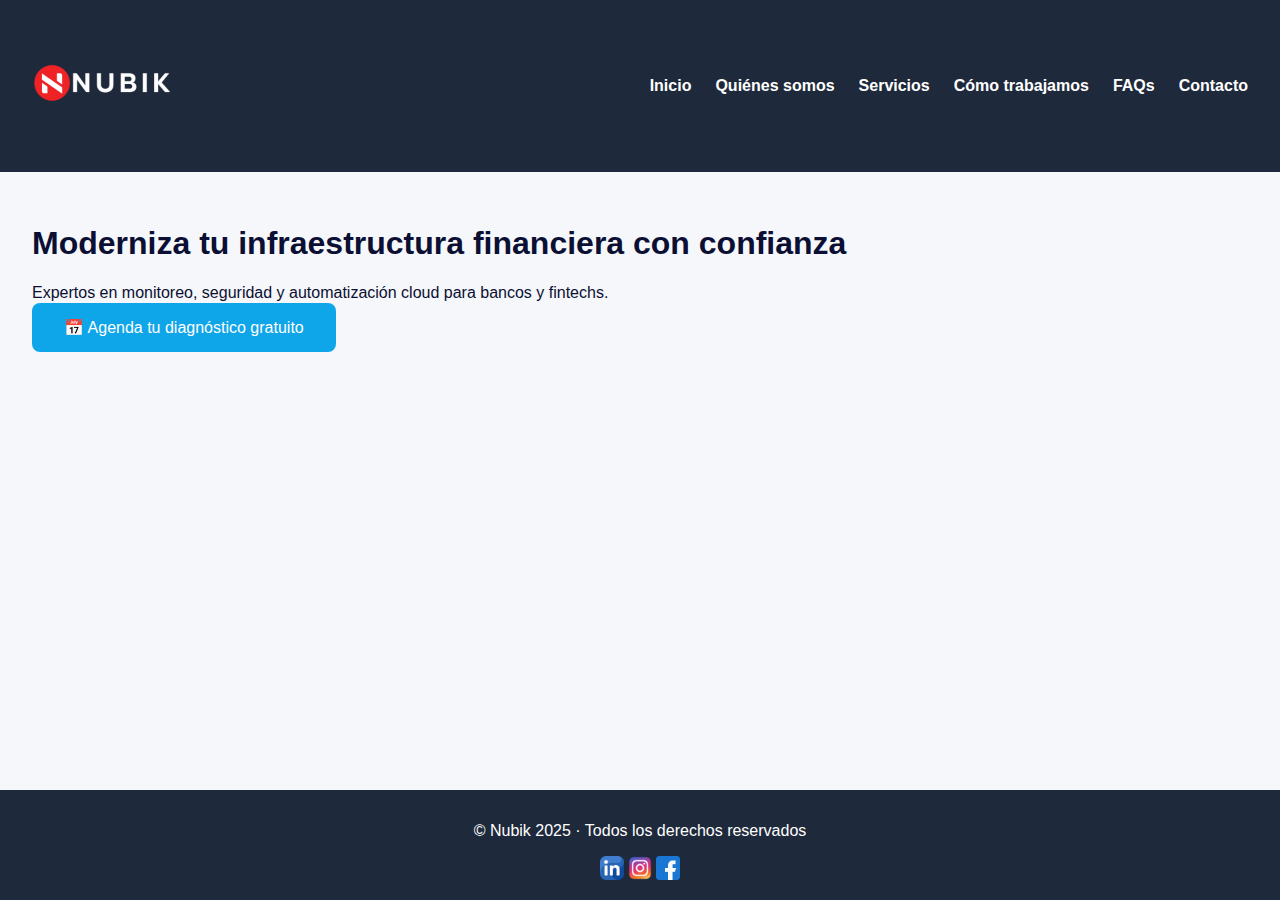
<file: index.html>
<!DOCTYPE html>
<html lang="es">
<head>
  <link rel="icon" type="image/png" href="assets/img/iconos/favicon.png" />
  <meta charset="UTF-8" />
  <meta name="viewport" content="width=device-width, initial-scale=1.0"/>
  <title>Nubik | Soluciones Cloud para Finanzas</title>
  <link rel="stylesheet" href="assets/css/style.css" />
<style>
      html, body {
        height: 100%;
        margin: 0;
        display: flex;
        flex-direction: column;
      }
      main {
        flex: 1;
      }
      footer {
        background-color: #1e293b;
        color: white;
        text-align: center;
        padding: 1rem;
      }
    </style>
</head>
<body>
  <header>
  <div class="navbar">
    <img src="assets/img/logos/logo1.png" alt="Nubik logo" class="logo" />
    <nav>
      <ul>
        <li><a href="#inicio">Inicio</a></li>
        <li><a href="#quienes-somos">Quiénes somos</a></li>
        <li><a href="#servicios">Servicios</a></li>
        <li><a href="#como-trabajamos">Cómo trabajamos</a></li>
        <li><a href="#faqs">FAQs</a></li>
        <li><a href="#contacto">Contacto</a></li>
      </ul>
    </nav>
  </div>
</header>

  <main>
    <section id="inicio" class="active">
      <h1>Moderniza tu infraestructura financiera con confianza</h1>
      <p>Expertos en monitoreo, seguridad y automatización cloud para bancos y fintechs.</p>
      <a href="#contacto" class="cta-btn">📅 Agenda tu diagnóstico gratuito</a>
    </section>

    <section id="quienes-somos">
      <h2>¿Por qué Nubik?</h2>
      <p>Somos una firma especializada en servicios críticos de nube y conectividad. Integramos monitoreo avanzado, redes seguras y automatización DevOps en arquitecturas empresariales robustas.</p>
      <p>Fundada por expertos con más de 10 años de experiencia operando infraestructura bancaria, Nubik nace con un propósito claro: ayudar a empresas exigentes a escalar con control, seguridad y visibilidad total.</p>
      <p>Nuestro enfoque combina <strong>trazabilidad, agilidad y cumplimiento normativo</strong>, para que tu negocio avance sin fricciones.</p>
    </section>

    <section id="servicios">
      <h2>Servicios</h2>
      <ul>
        <li><a href="servicios/observabilidad.html">🔍 Observabilidad Financiera Total</a></li>
        <li><a href="servicios/multicloud.html">🔐 Infraestructura Multicloud Segura</a></li>
        <li><a href="servicios/devops.html">⚙️ Copiloto DevOps para Fintechs</a></li>
      </ul>
    </section>

    <section id="como-trabajamos">
      <h2>Cómo trabajamos</h2>
      <ol>
        <li><strong>Escuchamos tu necesidad:</strong> En una reunión inicial técnica o ejecutiva entendemos tu contexto y desafíos.</li>
        <li><strong>Activamos rápido:</strong> Implementamos soluciones probadas en producción, sin interrumpir tu operación actual.</li>
        <li><strong>Acompañamos y optimizamos:</strong> Entregamos dashboards, alertas y flujos de trabajo listos para auditar y evolucionar.</li>
      </ol>
      <p>Trabajamos con cercanía, documentos claros y sin letra chica. Tu equipo técnico siempre sabe qué se está haciendo y por qué.</p>
    </section>

    <section id="faqs">
      <h2>Preguntas frecuentes</h2>
      <h3>¿Esto reemplaza mis herramientas actuales?</h3>
      <p>No. Nubik se adapta a tu stack actual y potencia tus sistemas sin romper flujos existentes.</p>

      <h3>¿Cuánto tarda la implementación?</h3>
      <p>Dependiendo del servicio, entre 3 y 10 días. Nos enfocamos en resultados rápidos y medibles.</p>

      <h3>¿Necesito conocimientos técnicos?</h3>
      <p>No. Te guiamos paso a paso y entregamos visualizaciones y documentos explicativos para todos los niveles.</p>

      <h3>¿Cumplen con normas regulatorias?</h3>
      <p>Sí. Aplicamos mejores prácticas basadas en CIS, SOC 2, CNBV, PCI-DSS y políticas Azure Security Benchmark.</p>
    </section>

    <section id="contacto">
      <h2>Contáctanos</h2>
      <form action="https://formspree.io/f/your-form-id" method="POST">
        <label for="nombre">Nombre completo</label>
        <input type="text" name="nombre" id="nombre" placeholder="Tu nombre" required />
        <label for="email">Correo electrónico</label>
        <input type="email" name="email" id="email" placeholder="tu@correo.com" required pattern="[a-z0-9._%+-]+@[a-z0-9.-]+\.[a-z](2,)$" />
        <label for="mensaje">Mensaje</label>
        <textarea name="mensaje" id="mensaje" rows="5" placeholder="¿En qué podemos ayudarte?" required></textarea>
        <button type="submit" class="cta-btn">Enviar mensaje</button>
      </form>
    </section>
  

</main>

  <footer>
  <div class="footer-container">
    <p>© Nubik 2025 · Todos los derechos reservados</p>
    <div class="social-links">
      <a href="#" aria-label="LinkedIn">
        <img src="assets/img/iconos/linkedin.png" alt="LinkedIn" width="24" height="24">
      </a>
      <a href="#" aria-label="Instagram">
        <img src="assets/img/iconos/instagram.png" alt="Instagram" width="24" height="24">
      </a>
      <a href="#" aria-label="Facebook">
        <img src="assets/img/iconos/facebook.png" alt="Facebook" width="24" height="24">
      </a>
    </div>
  </div>
</footer>
  <script src="assets/js/main.js"></script>
</body>
</html>
</file>
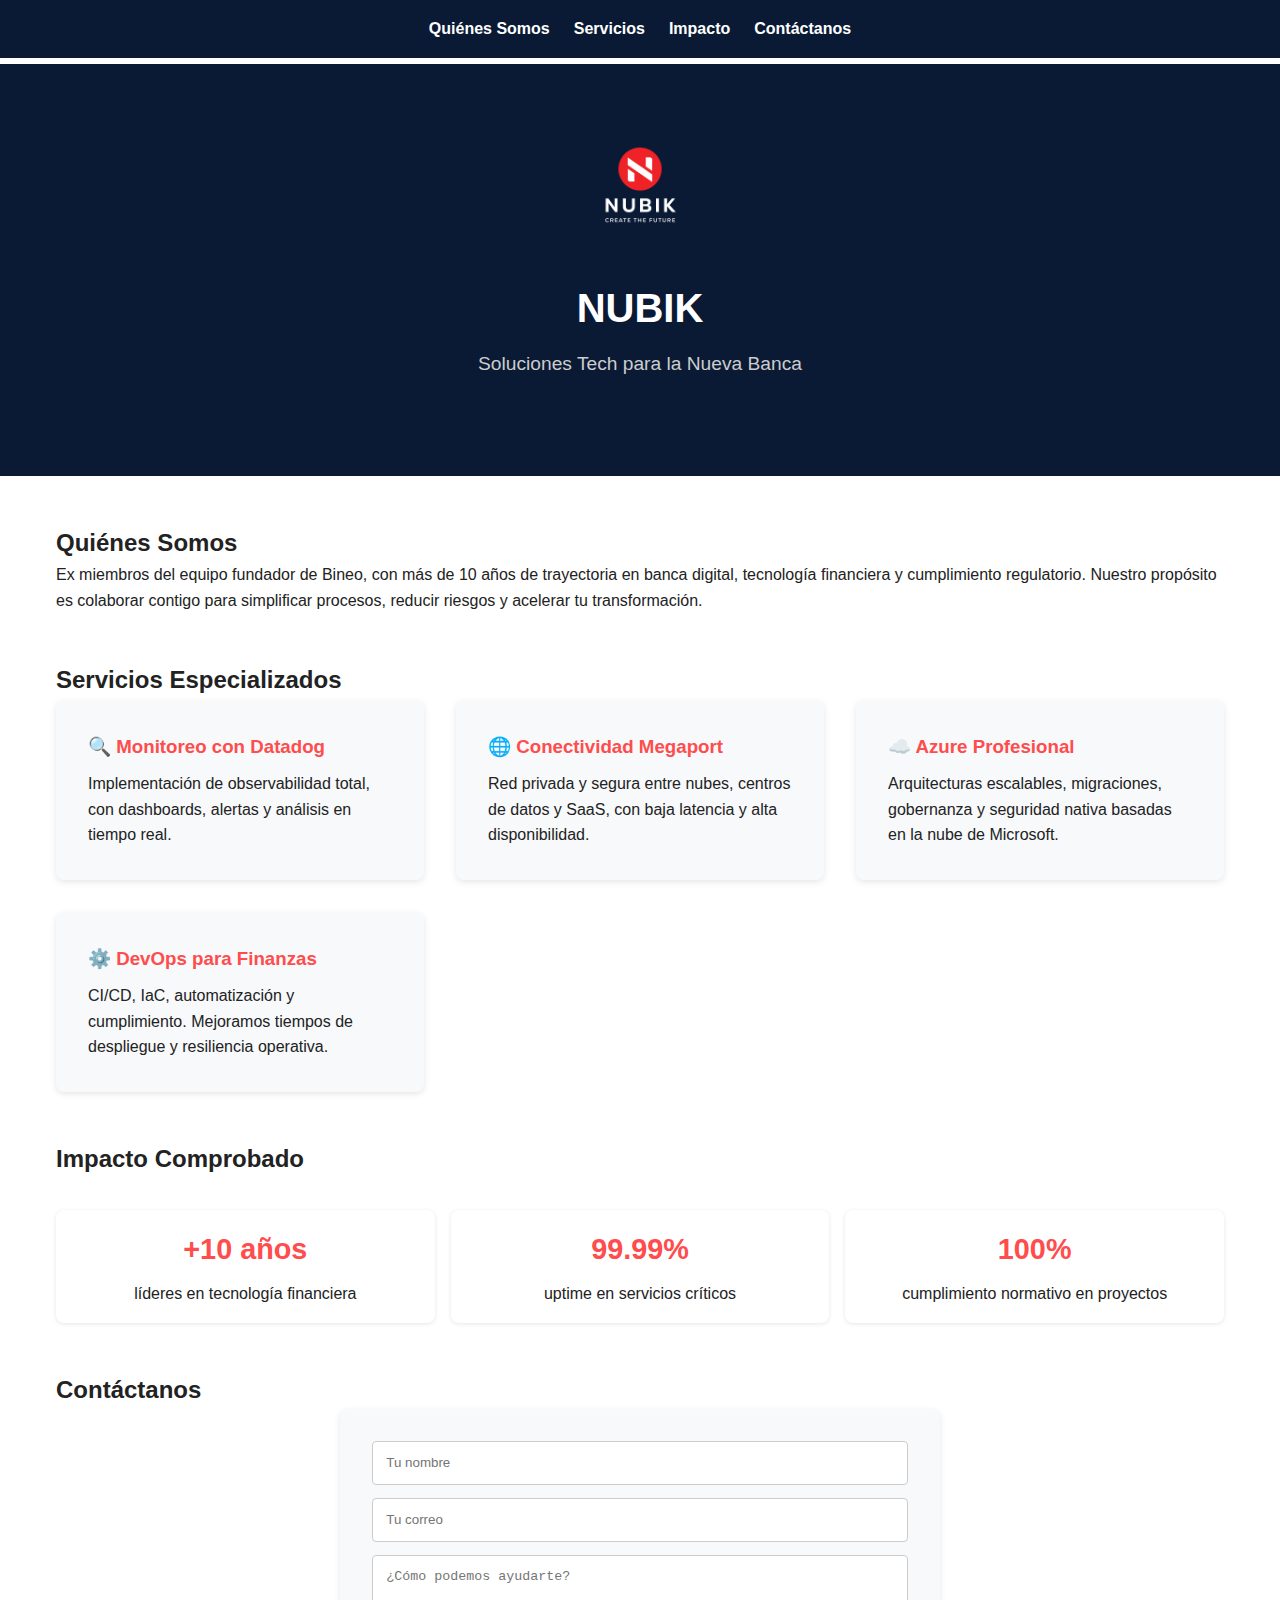
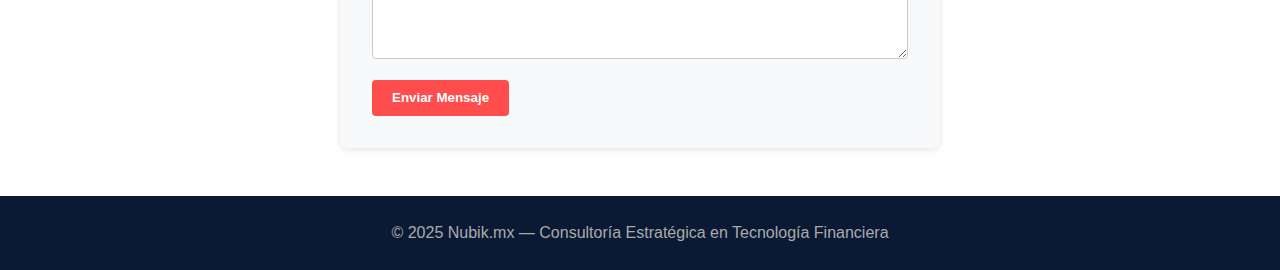
<file: index_nubik_v2.html>
<!DOCTYPE html>
<html lang="es">
<head>
  <meta charset="UTF-8"/>
  <meta name="viewport" content="width=device-width,initial-scale=1"/>
  <title>Nubik | Consultoría Tech Financiera</title>
  <style>
    :root {
      --bg-dark: #0a1a35;
      --bg-light: #f7f9fb;
      --primary: #ff4c4c;
      --text-dark: #222;
      --text-light: #fff;
      --max-width: 1200px;
    }
    * { box-sizing: border-box; margin:0; padding:0; }
    body { font-family: 'Inter', sans-serif; color: var(--text-dark); line-height:1.6; }
    nav {
      position: fixed; top:0; left:0; width:100%; background: var(--bg-dark);
      display:flex; justify-content: center; gap:1.5em; padding:1em;
      z-index:1000;
    }
    nav a { color: var(--text-light); text-decoration:none; font-weight:600; }
    nav a:hover { color: var(--primary); }
    header { background: var(--bg-dark); color:var(--text-light); padding:4em 1em 6em; text-align:center; margin-top:64px; }
    header img { width:120px; }
    header h1 { font-size: 2.5rem; margin-top:0.5em; }
    header p { font-size:1.2rem; color:#ccc; margin-top:0.5em; }
    section { max-width: var(--max-width); margin:3em auto; padding:0 1em; }
    .cards { display:grid; grid-template-columns: repeat(auto-fit, minmax(300px,1fr)); gap:2em; }
    .card { background:var(--bg-light); padding:2em; border-radius:8px; box-shadow:0 2px 6px rgba(0,0,0,0.1); }
    .card h3 { color: var(--primary); margin-bottom:0.5em; }
    .impact { display:flex; flex-wrap:wrap; gap:1em; justify-content: space-between; margin-top:2em; }
    .impact > div {
      background:#fff; flex:1; min-width:150px; padding:1em;
      border-radius:8px; text-align:center; box-shadow:0 1px 4px rgba(0,0,0,0.1);
    }
    .impact h3 { font-size:1.8rem; color:var(--primary); margin-bottom:0.3em; }
    form { background: var(--bg-light); padding:2em; border-radius:8px; box-shadow:0 2px 6px rgba(0,0,0,0.1); max-width:600px; margin:auto; }
    form input, form textarea { width:100%; padding:1em; margin-bottom:1em; border:1px solid #ccc; border-radius:4px; }
    form button {
      background: var(--primary); color:var(--text-light);
      border:none; padding:0.8em 1.5em; border-radius:4px;
      font-weight:600; cursor:pointer;
    }
    footer { background:var(--bg-dark); color:#aaa; text-align:center; padding:1.5em 1em; margin-top:3em; }
  </style>
</head>
<body>

<nav>
  <a href="#quienes">Quiénes Somos</a>
  <a href="#servicios">Servicios</a>
  <a href="#impacto">Impacto</a>
  <a href="#contacto">Contáctanos</a>
</nav>

<header>
  <img src="logo.png" alt="Nubik Logo">
  <h1>NUBIK</h1>
  <p>Soluciones Tech para la Nueva Banca</p>
</header>

<section id="quienes">
  <h2>Quiénes Somos</h2>
  <p>Ex miembros del equipo fundador de Bineo, con más de 10 años de trayectoria en banca digital, tecnología financiera y cumplimiento regulatorio. Nuestro propósito es colaborar contigo para simplificar procesos, reducir riesgos y acelerar tu transformación.</p>
</section>

<section id="servicios">
  <h2>Servicios Especializados</h2>
  <div class="cards">
    <div class="card">
      <h3>🔍 Monitoreo con Datadog</h3>
      <p>Implementación de observabilidad total, con dashboards, alertas y análisis en tiempo real.</p>
    </div>
    <div class="card">
      <h3>🌐 Conectividad Megaport</h3>
      <p>Red privada y segura entre nubes, centros de datos y SaaS, con baja latencia y alta disponibilidad.</p>
    </div>
    <div class="card">
      <h3>☁️ Azure Profesional</h3>
      <p>Arquitecturas escalables, migraciones, gobernanza y seguridad nativa basadas en la nube de Microsoft.</p>
    </div>
    <div class="card">
      <h3>⚙️ DevOps para Finanzas</h3>
      <p>CI/CD, IaC, automatización y cumplimiento. Mejoramos tiempos de despliegue y resiliencia operativa.</p>
    </div>
  </div>
</section>

<section id="impacto">
  <h2>Impacto Comprobado</h2>
  <div class="impact">
    <div><h3>+10 años</h3>líderes en tecnología financiera</div>
    <div><h3>99.99%</h3>uptime en servicios críticos</div>
    <div><h3>100%</h3>cumplimiento normativo en proyectos</div>
  </div>
</section>

<section id="contacto">
  <h2>Contáctanos</h2>
  <form>
    <input type="text" placeholder="Tu nombre" required>
    <input type="email" placeholder="Tu correo" required>
    <textarea rows="5" placeholder="¿Cómo podemos ayudarte?" required></textarea>
    <button type="submit">Enviar Mensaje</button>
  </form>
</section>

<footer>
  &copy; 2025 Nubik.mx — Consultoría Estratégica en Tecnología Financiera
</footer>

</body>
</html>
</file>
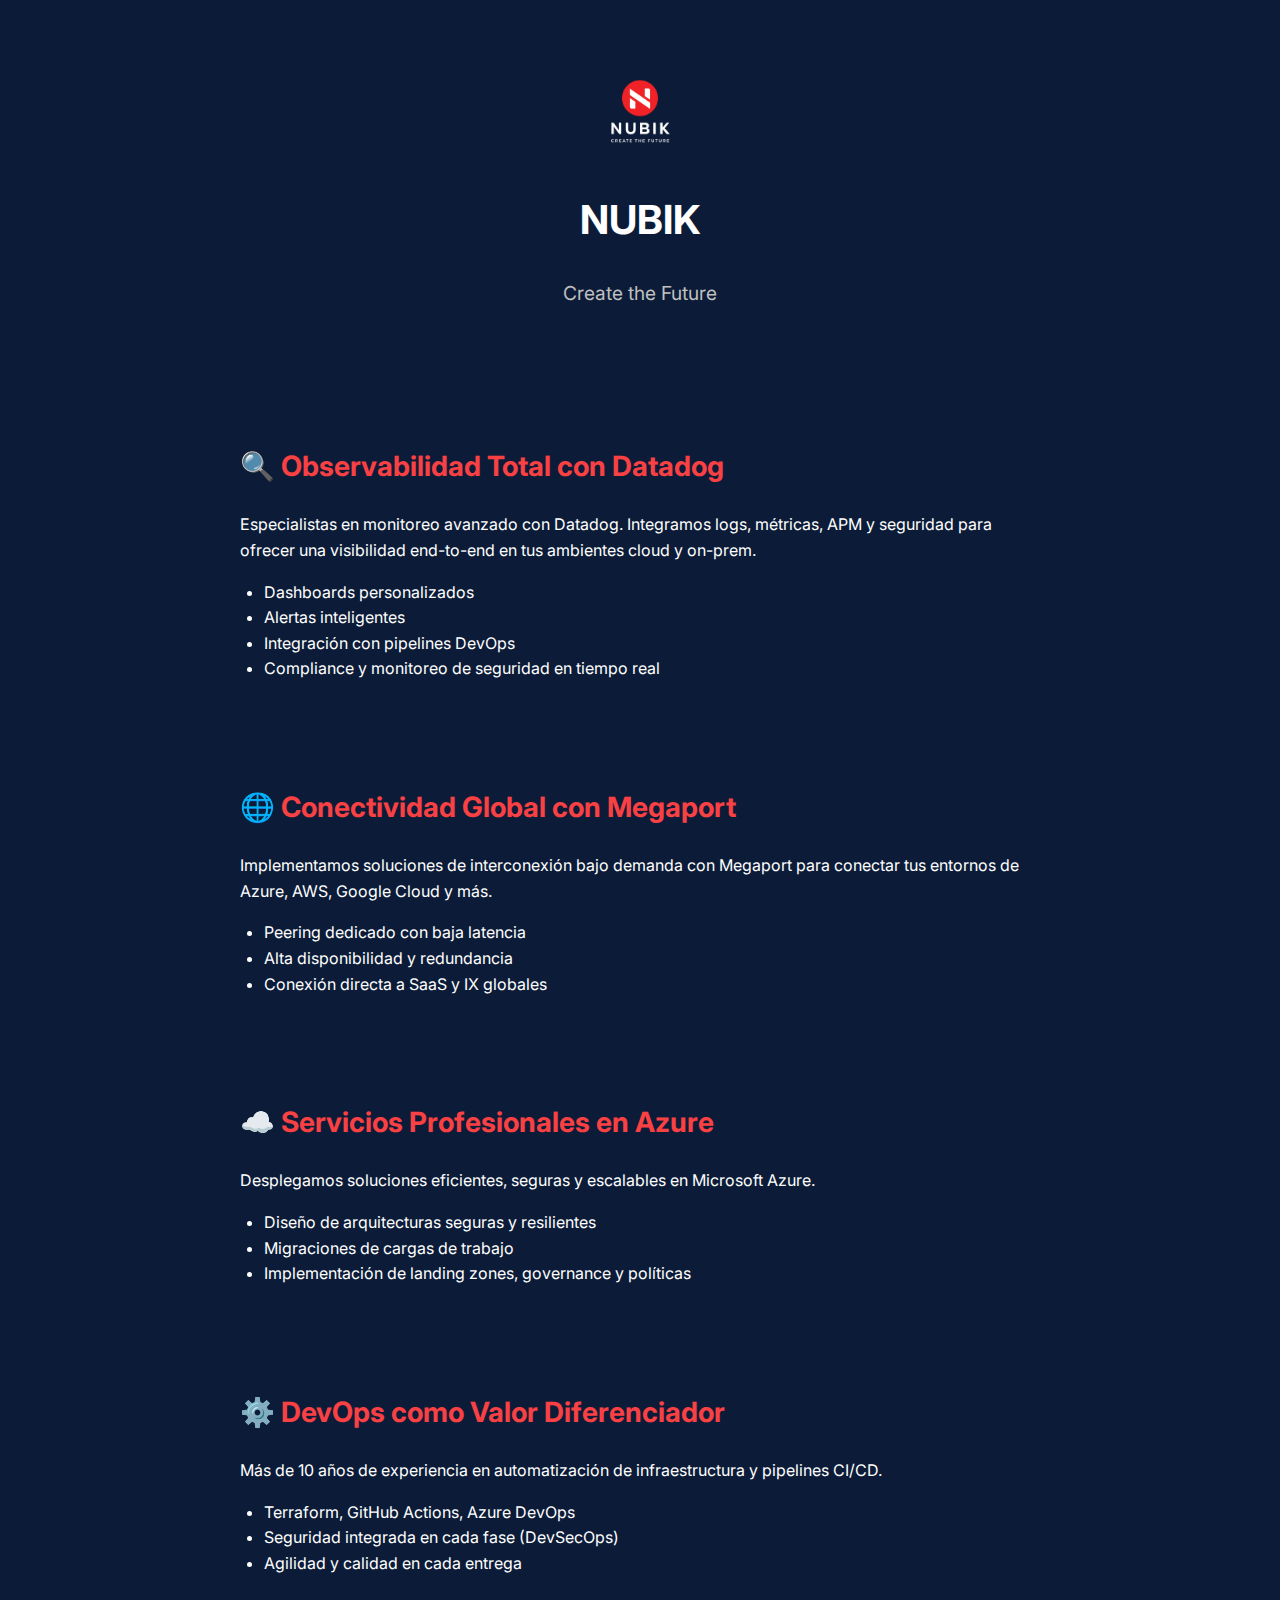
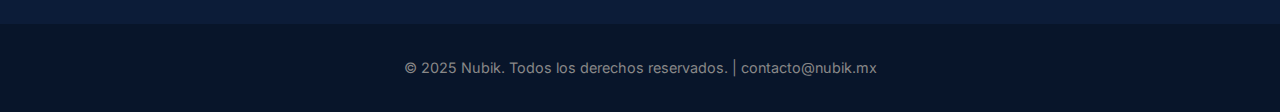
<file: nubik_landing_page.html>
<!DOCTYPE html>
<html lang="es">
<head>
  <meta charset="UTF-8">
  <meta name="viewport" content="width=device-width, initial-scale=1.0">
  <title>Nubik | Create the Future</title>
  <link href="https://fonts.googleapis.com/css2?family=Inter:wght@400;600;800&display=swap" rel="stylesheet">
  <style>
    body {
      margin: 0;
      font-family: 'Inter', sans-serif;
      background-color: #0c1c38;
      color: white;
      line-height: 1.6;
    }
    header {
      text-align: center;
      padding: 4rem 1rem 2rem;
    }
    header img {
      width: 100px;
    }
    h1 {
      font-size: 2.5rem;
      margin-top: 1rem;
    }
    .slogan {
      font-size: 1.2rem;
      color: #c0c0c0;
      margin-bottom: 3rem;
    }
    section {
      padding: 2rem 1rem;
      max-width: 800px;
      margin: auto;
    }
    h2 {
      font-size: 1.75rem;
      color: #f94144;
    }
    ul {
      padding-left: 1.5rem;
    }
    footer {
      text-align: center;
      padding: 2rem 1rem;
      background-color: #08152a;
      color: #888;
      font-size: 0.9rem;
    }
  </style>
</head>
<body>
  <header>
    <img src="logo.png" alt="Nubik Logo">
    <h1>NUBIK</h1>
    <p class="slogan">Create the Future</p>
  </header>

  <section>
    <h2>🔍 Observabilidad Total con Datadog</h2>
    <p>Especialistas en monitoreo avanzado con Datadog. Integramos logs, métricas, APM y seguridad para ofrecer una visibilidad end-to-end en tus ambientes cloud y on-prem.</p>
    <ul>
      <li>Dashboards personalizados</li>
      <li>Alertas inteligentes</li>
      <li>Integración con pipelines DevOps</li>
      <li>Compliance y monitoreo de seguridad en tiempo real</li>
    </ul>
  </section>

  <section>
    <h2>🌐 Conectividad Global con Megaport</h2>
    <p>Implementamos soluciones de interconexión bajo demanda con Megaport para conectar tus entornos de Azure, AWS, Google Cloud y más.</p>
    <ul>
      <li>Peering dedicado con baja latencia</li>
      <li>Alta disponibilidad y redundancia</li>
      <li>Conexión directa a SaaS y IX globales</li>
    </ul>
  </section>

  <section>
    <h2>☁️ Servicios Profesionales en Azure</h2>
    <p>Desplegamos soluciones eficientes, seguras y escalables en Microsoft Azure.</p>
    <ul>
      <li>Diseño de arquitecturas seguras y resilientes</li>
      <li>Migraciones de cargas de trabajo</li>
      <li>Implementación de landing zones, governance y políticas</li>
    </ul>
  </section>

  <section>
    <h2>⚙️ DevOps como Valor Diferenciador</h2>
    <p>Más de 10 años de experiencia en automatización de infraestructura y pipelines CI/CD.</p>
    <ul>
      <li>Terraform, GitHub Actions, Azure DevOps</li>
      <li>Seguridad integrada en cada fase (DevSecOps)</li>
      <li>Agilidad y calidad en cada entrega</li>
    </ul>
  </section>

  <footer>
    © 2025 Nubik. Todos los derechos reservados. | contacto@nubik.mx
  </footer>
</body>
</html>
</file>
<file: assets/css/style.css>
:root {
  --color-primary: #0ea5e9;
  --color-secondary: #1e293b;
  --color-accent: #ff3d57;
  --color-bg: #f5f7fa;
  --color-text: #0b0f33;
}

body {
  font-family: 'Poppins', sans-serif;
  margin: 0;
  background: var(--color-bg);
  color: var(--color-text);
}

a {
  text-decoration: none;
  color: var(--color-primary);
}

.cta-btn {
  background: var(--color-primary);
  color: white;
  padding: 1rem 2rem;
  border: none;
  border-radius: 8px;
  cursor: pointer;
}

form {
  display: flex;
  flex-direction: column;
  gap: 1rem;
  max-width: 500px;
  margin: 0 auto;
}

input, textarea {
  padding: 0.8rem;
  border: 1px solid #ccc;
  border-radius: 6px;
  font-size: 1rem;
}

label {
  font-weight: bold;
  margin-top: 1rem;
}

footer {
  background: var(--color-secondary);
  color: white;
  padding: 2rem;
  text-align: center;
}


.navbar {
  display: flex;
  justify-content: space-between;
  align-items: center;
  background: var(--color-secondary);
  color: white;
  padding: 1rem 2rem;
}

.navbar ul {
  list-style: none;
  display: flex;
  gap: 1.5rem;
  margin: 0;
  padding: 0;
}

.navbar a {
  color: white;
  font-weight: bold;
}

.logo {
  width: 140px;
}

section {
  display: none;
  padding: 2rem;
}

section.active {
  display: block;
}
</file>
